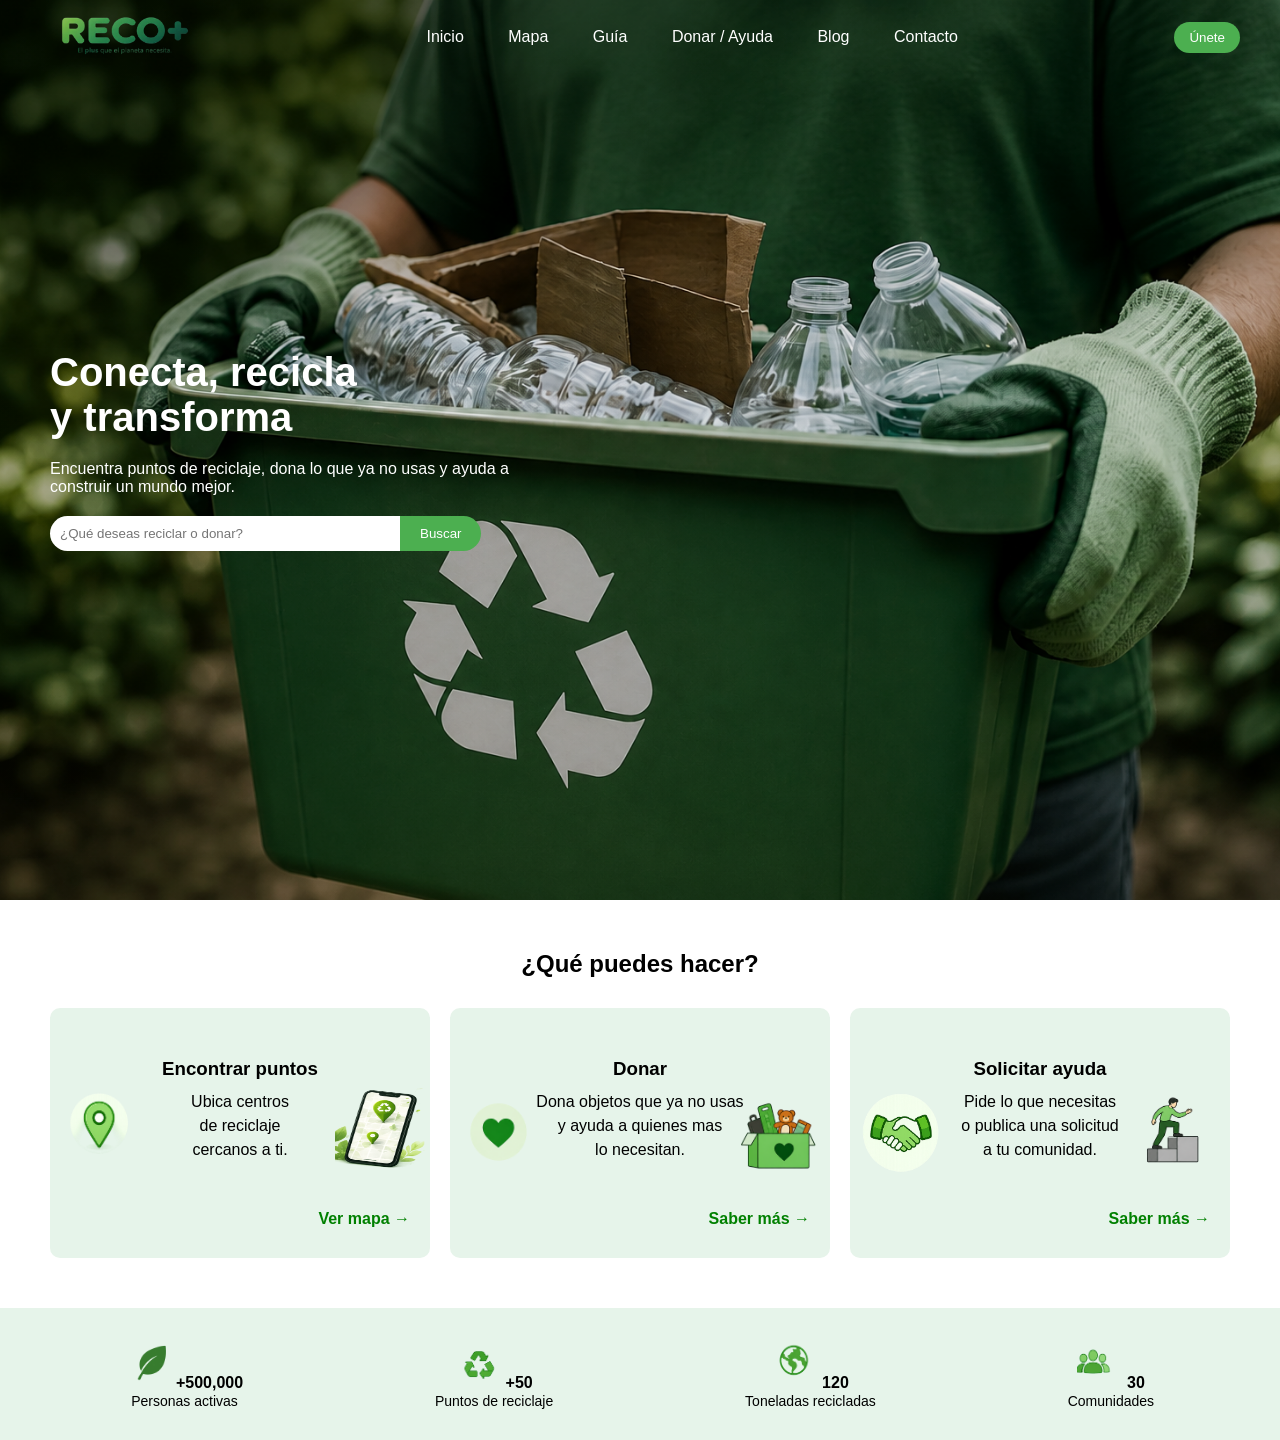
<file: site/index.html>
<!DOCTYPE html>
<html lang="es">
<head>
    <meta charset="UTF-8">
    <meta name="viewport" content="width=device-width, initial-scale=1.0">
    <title>RECO+</title>
    <link rel="stylesheet" href="style.css">
</head>
<body>
<header class="header">
    <div class="logo"><img src="img/logo png nombre.png" alt=""></div>
    <nav>
        <a href="index.html">Inicio</a>
        <a href="mapa.html">Mapa</a>
        <a href="guia.html">Guía</a>
        <a href="donar.html">Donar / Ayuda</a>
        <a href="blog.html">Blog</a>
        <a href="contacto.html">Contacto</a>
    </nav>
    <button class="btn">Únete</button>
</header>
<section class="hero">
    <div class="hero-content">
        <h1>Conecta, recicla<br>y transforma</h1>
        <p>Encuentra puntos de reciclaje, dona lo que ya no usas y ayuda a construir un mundo mejor.</p>
        
        <div class="search">
            <input type="text" placeholder="¿Qué deseas reciclar o donar?">
            <button>Buscar</button>
        </div>
    </div>
</section>
<section class="acciones">
    <h2>¿Qué puedes hacer?</h2>

    <div class="cards">
        <div class="card card1">
            <h3>Encontrar puntos</h3>
            <div class="cajita">
                <img src="img/ubicacion v2.png" alt="ubicacion" class="ubicacion"> <img src="img/celular con ubicacion.png" alt="mapa" class="mapa">
            </div>
            <p>Ubica centros <br> de reciclaje <br> cercanos a ti.</p>  
            <a href="#">Ver mapa →</a>
        </div>

        <div class="card card2">
            <h3>Donar</h3>
            <img src="img/corazon.png" alt="corazon" class="corazon"> <img src="img/caja.png" alt="caja de juguete" class="caja_de_juguetes">
            <p>Dona objetos que ya no usas <br> y ayuda a quienes  mas <br> lo necesitan.</p>
            <a href="#">Saber más →</a>
        </div>

        <div class="card card3">
            <h3>Solicitar ayuda</h3>
            <img src="img/manos v2.png" alt="manos" class="manos"> <img src="img/escalones.png" alt="escalones" class="escalones">
            <p>Pide lo que necesitas <br>o publica una solicitud<br> a tu comunidad.</p>
            <a href="#">Saber más →</a>
        </div>
    </div>
</section>
<section class="stats">
    <div><img src="img/hoja.png" alt="hoja">+500,000<br><span>Personas activas</span></div>
    <div><img src="img/reciclaje.png" alt="reciclaje" class="reciclaje">+50<br><span>Puntos de reciclaje</span></div>
    <div><img src="img/mundo.png" alt="mundo" class="mundo">120<br><span>Toneladas recicladas</span></div>
    <div><img src="img/personas.png" alt="personas" class="personas">30<br><span>Comunidades</span></div>
</section>
</body>
</html>
</file>
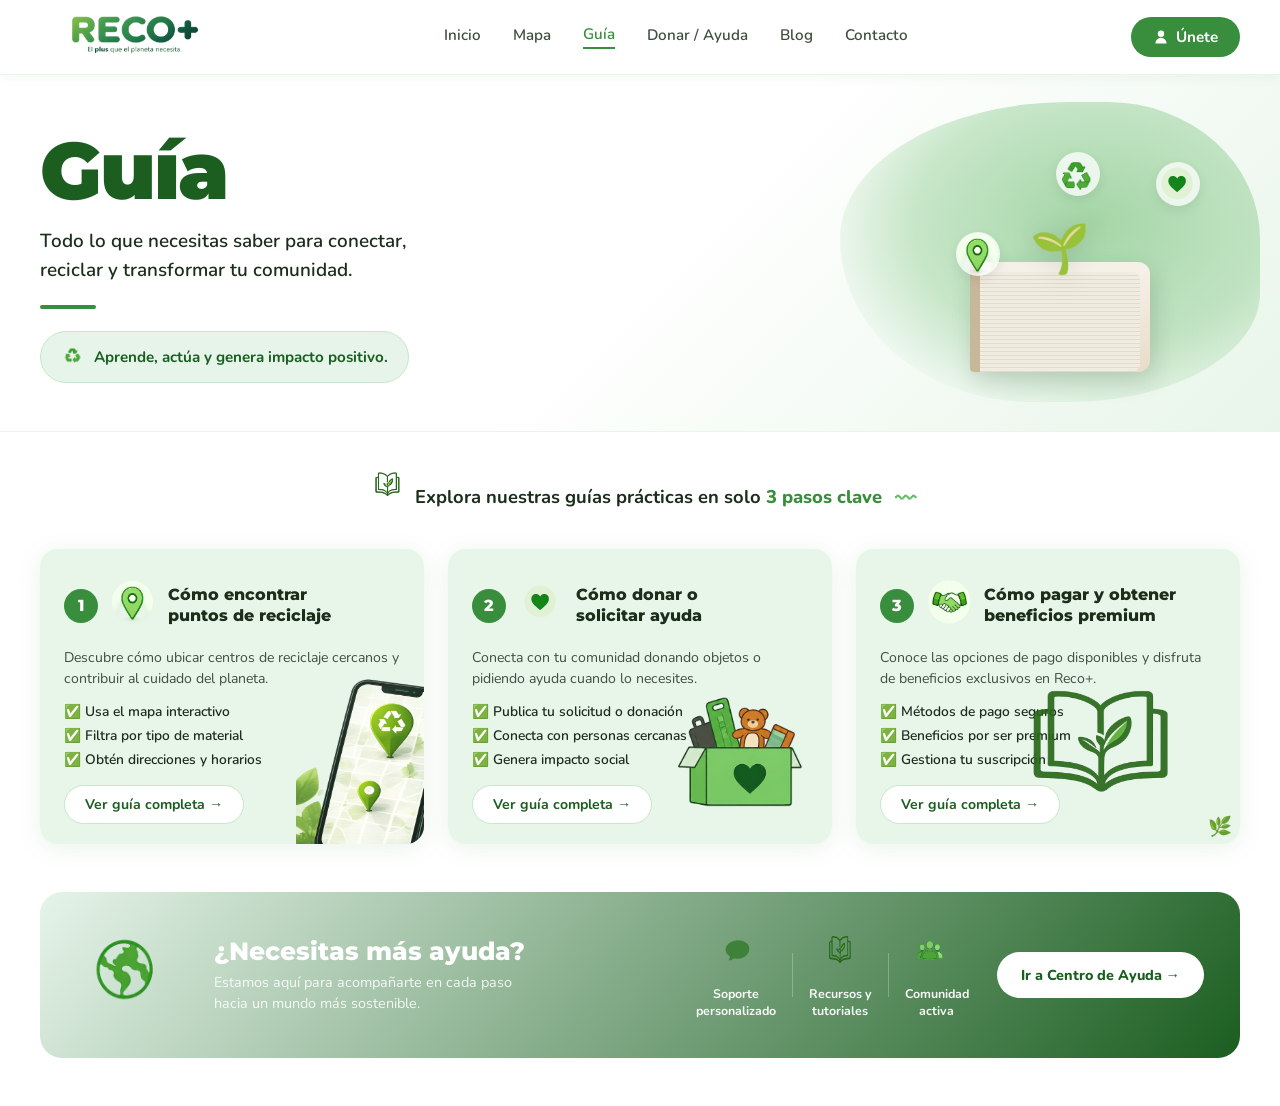
<file: site/guia.html>
<!DOCTYPE html>
<html lang="es">
<head>
  <meta charset="UTF-8" />
  <meta name="viewport" content="width=device-width, initial-scale=1.0" />
  <title>RECO+ | Guía</title>
  <link rel="stylesheet" href="paginaguia style.css" />
  <link href="https://fonts.googleapis.com/css2?family=Nunito:wght@400;600;700;800;900&family=Montserrat:wght@400;600;700;800&display=swap" rel="stylesheet" />
</head>
<body>

  <!-- ========== NAVBAR ========== -->
  <header class="navbar">
    <div class="navbar__logo">
      <div class="logo-icon">
        <!----
        <svg viewBox="0 0 40 40" fill="none" xmlns="http://www.w3.org/2000/svg" width="38" height="38">
          <circle cx="20" cy="20" r="19" stroke="#2e7d32" stroke-width="2"/>
          <path d="M20 8 C14 8 10 13 12 18 L16 18 L13 23 L20 23 L17 18 L21 18 C23 14 21 10 20 8Z" fill="#2e7d32"/>
          <path d="M26 14 C30 17 30 23 26 26 L24 22 L22 28 L28 28 L26 24 C31 21 31 15 26 14Z" fill="#2e7d32"/>
          <path d="M14 26 C10 23 10 17 14 14 L16 18 L18 12 L12 12 L14 16 C9 19 9 25 14 26Z" fill="#2e7d32"/>
        </svg>
      -->
      </div>
      <div class="logo-text">
        <span class="logo-name"><img src="img/logo png nombre.png" alt="logo"><span class="logo-plus"></span></span>
        <span class="logo-tagline"></span>
      </div>
    </div>

    <nav class="navbar__links">
      <a href="index.html">Inicio</a>
      <a href="mapa.html">Mapa</a>
      <a href="guia.html" class="active">Guía</a>
      <a href="donar.html">Donar / Ayuda</a>
      <a href="blog.html">Blog</a>
      <a href="contacto.html">Contacto</a>
    </nav>

    <button class="navbar__cta">
      <svg viewBox="0 0 20 20" fill="currentColor" width="16" height="16"><path d="M10 10a4 4 0 100-8 4 4 0 000 8zm-7 8a7 7 0 1114 0H3z"/></svg>
      Únete
    </button>
  </header>

  <!-- ========== HERO ========== -->
  <section class="hero">
    <div class="hero__content">
      <h1 class="hero__title">Guía</h1>
      <p class="hero__subtitle">
        Todo lo que necesitas saber para conectar,<br>
        reciclar y transformar tu comunidad.
      </p>
      <div class="hero__divider"></div>
      <div class="hero__badge">
        <span class="badge-leaf"><img src="img/reciclaje.png" alt="reciclaje"></span>
        Aprende, actúa y genera impacto positivo.
      </div>
    </div>
    <div class="hero__illustration">
      <!-- Decorative green blob + floating icons -->
      <div class="hero__blob"></div>
      <div class="hero__float-icons">
        <span class="float-icon fi--recycle"><img src="img/reciclaje.png" alt="reciclaje"></span>
        <span class="float-icon fi--pin"><img src="img/ubicacion v2.png" alt="ubicación"></span>
        <span class="float-icon fi--heart"><img src="img/corazon.png" alt="corazón"></span>
      </div>
      <div class="hero__book">
        <div class="book-cover"></div>
        <div class="book-pages"></div>
        <div class="book-plant">🌱</div>
      </div>
    </div>
  </section>

  <!-- ========== STEPS INTRO ========== -->
  <section class="steps-intro">
    <p class="steps-intro__text">
      <img src="img/librito con hoja.png" alt="librito con hoja"> <strong>Explora nuestras guías prácticas en solo <span class="highlight">3 pasos clave</span></strong>
      <span class="steps-intro__wave">〰</span>
    </p>
  </section>

  <!-- ========== GUIDE CARDS ========== -->
  <section class="cards">

    <!-- Card 1 -->
    <article class="card">
      <div class="card__header">
        <span class="card__number">1</span>
        <span class="card__icon"><img src="img/ubicacion v2.png" alt="ubicación"></span>
        <h2 class="card__title">Cómo encontrar<br>puntos de reciclaje</h2>
      </div>
      <p class="card__desc">
        Descubre cómo ubicar centros de reciclaje cercanos y contribuir al cuidado del planeta.
      </p>
      <ul class="card__list">
        <li>✅ Usa el mapa interactivo</li>
        <li>✅ Filtra por tipo de material</li>
        <li>✅ Obtén direcciones y horarios</li>
      </ul>
      <a href="mapa.html" class="card__link">Ver guía completa →</a>
      <div class="card__illustration card__illustration--phone">
        <div class="phone-mockup">
          <div class="phone-screen"><img src="img/celular con ubicacion.png" alt="ubicación"></div>
        </div>
        <div class="card__deco-leaf"></div>
      </div>
    </article>

    <!-- Card 2 -->
    <article class="card">
      <div class="card__header">
        <span class="card__number">2</span>
        <span class="card__icon"><img src="img/corazon.png" alt="corazon"></span>
        <h2 class="card__title">Cómo donar o<br>solicitar ayuda</h2>
      </div>
      <p class="card__desc">
        Conecta con tu comunidad donando objetos o pidiendo ayuda cuando lo necesites.
      </p>
      <ul class="card__list">
        <li>✅ Publica tu solicitud o donación</li>
        <li>✅ Conecta con personas cercanas</li>
        <li>✅ Genera impacto social</li>
      </ul>
      <a href="guia-donar.html" class="card__link">Ver guía completa →</a>
      <div class="card__illustration card__illustration--box">
        <div class="donation-box"><img src="img/caja.png" alt="caja"></div>
        <div class="card__deco-leaf"></div>
      </div>
    </article>

    <!-- Card 3 -->
    <article class="card">
      <div class="card__header">
        <span class="card__number">3</span>
        <span class="card__icon"><img src="img/manos v2.png" alt="manos"></span>
        <h2 class="card__title">Cómo pagar y obtener<br>beneficios premium</h2>
      </div>
      <p class="card__desc">
        Conoce las opciones de pago disponibles y disfruta de beneficios exclusivos en Reco+.
      </p>
      <ul class="card__list">
        <li>✅ Métodos de pago seguros</li>
        <li>✅ Beneficios por ser premium</li>
        <li>✅ Gestiona tu suscripción</li>
      </ul>
      <a href="#" class="card__link">Ver guía completa →</a>
      <div class="card__illustration card__illustration--card">
        <span class="credit-card"><img src="img/librito con hoja.png" alt="tarjeta de crédito"></span>
        <div class="card__deco-leaf">🌿</div>
      </div>
    </article>

  </section>

  <!-- ========== HELP BANNER ========== -->
  <section class="help-banner">
    <div class="help-banner__globe"><img src="img/mundo.png" alt="planeta"></div>
    <div class="help-banner__text">
      <h3 class="help-banner__title">¿Necesitas más ayuda?</h3>
      <p class="help-banner__subtitle">
        Estamos aquí para acompañarte en cada paso<br>hacia un mundo más sostenible.
      </p>
    </div>
    <div class="help-banner__features">
      <div class="help-feature">
        <span class="help-feature__icon"><img src="img/mensaje.png" alt="mensaje"></span>
        <span class="help-feature__label">Soporte<br>personalizado</span>
      </div>
      <div class="help-feature__divider"></div>
      <div class="help-feature">
        <span class="help-feature__icon"><img src="img/librito con hoja.png" alt="recursos"></span>
        <span class="help-feature__label">Recursos y<br>tutoriales</span>
      </div>
      <div class="help-feature__divider"></div>
      <div class="help-feature">
        <span class="help-feature__icon"><img src="img/personas.png" alt="personas"></span>
        <span class="help-feature__label">Comunidad<br>activa</span>
      </div>
    </div>
    <a href="#" class="help-banner__cta">Ir a Centro de Ayuda →</a>
  </section>

</body>
</html>
</file>
<file: site/style.css>
* {
    margin: 0;
    padding: 0;
    box-sizing: border-box;
    font-family: Arial, sans-serif;
}


.header {
    display: flex;
    justify-content: space-between;
    align-items: center;
    padding: 15px 40px;
    background: transparent;
    color: white;
    position: absolute;
    top: 0;
    left: 0;
    right: 0;
}

.header nav a {
    margin: 0 10px;
    color: white;
    text-decoration: none;
    margin: 20px;
    padding-bottom: 5px;
    transition: 0.3s;
}

.btn {
    background: #4CAF50;
    border: none;
    padding: 8px 15px;
    border-radius: 20px;
    color: white;
    cursor: pointer;
}


.hero {
    height: 100vh;
    background: linear-gradient(rgba(0,0,0,0.10), rgba(0,0,0,0.10)),
                url('img/imagen\ del\ fondo.png') center/cover;
    display: flex;
    align-items: center;
    padding: 50px;
    color: white;
}

.hero-content {
    max-width: 500px;
}

.hero h1 {
    font-size: 40px;
    margin-bottom: 20px;
}

.hero p {
    margin-bottom: 20px;
}

.search {
    display: flex;
}

.search input {
    padding: 10px;
    border: none;
    width: 70%;
    border-radius: 20px 0 0 20px;
}

.search button {
    padding: 10px 20px;
    border: none;
    background: #4CAF50;
    color: white;
    border-radius: 0 20px 20px 0;
}


.acciones {
    padding: 50px;
    text-align: center;
}

.cards {
    display: flex;
    justify-content: center;
    gap: 20px;
    margin-top: 30px;
    align-items: ri;
}

.card {
    background: #e6f4ea;
    padding: 50px;
    border-radius: 10px;
    width: 500px;
    height: 250px;
    text-align: center;
}

.card a {
    color: green;
    text-decoration: none;
}


.stats {
    display: flex;
    justify-content: space-around;
    padding: 30px;
    background: #e6f4ea;
    text-align: center;
    font-weight: bold;
}

.stats span {
    font-weight: normal;
    font-size: 14px;
}
nav a:hover {
    color: limegreen;
    border-bottom: 2px solid limegreen;
}
.logo img {
    width: 170px;
    height: 40px;
}


.card1 {
    position: relative;
    text-align: center;
}

.card1 h3 {
    margin-bottom: 10px;
    text-align: center;
}

.card1 p {
    line-height: 1.5;
    margin-bottom: 20px;
    text-align: center;
}

.ubicacion {
    width: 70px;
    height: 70px;
    position: absolute;
    left: 15px;
    top: 80px;
}

.escalones {
    width: 85px;
    height: 85px;
    position: absolute;
    right: 15px;
    top: 80px;
}

.card1 a {
    position: absolute;
    right: 20px;
    bottom: 30px;
    color: green;
    text-decoration: none;
    font-weight: bold;
}

.card2 {
    position: relative;
    text-align: center;
}

.card2 h3 {
    margin-bottom: 10px;
    text-align: center;
}

.card2 p {
    line-height: 1.5;
    margin-bottom: 20px;
    text-align: center;
}

.corazon {
    width: 90px;
    height: 90px;
    position: absolute;
    left: 5px;
    top: 80px;
}

.caja_de_juguetes {
     width: 90px;
    height: 90px;
    position: absolute;
    right: 5px;
    top: 80px;
}

.mapa {
    width: 90px;
    height: 90px;
    position: absolute;
    right: 5px;
    top: 80px;
}

.card2 a {
    position: absolute;
    right: 20px;
    bottom: 30px;
    color: green;
    text-decoration: none;
    font-weight: bold;
}

.card3 {
    position: relative;
    text-align: center;
}

.card3 h3 {
    margin-bottom: 10px;
    text-align: center;
}

.card3 p {
    line-height: 1.5;
    margin-bottom: 20px;
    text-align: center;
}

.manos {
    width: 90px;
    height: 90px;
    position: absolute;
    left: 5px;
    top: 80px;
}

.card3 a {
    position: absolute;
    right: 20px;
    bottom: 30px;
    color: green;
    text-decoration: none;
    font-weight: bold;
}

.stats img{
    width: 50px;
    height: 50px;
    left: 5px;
    bottom: 5px;
}
</file>
<file: site/paginaguia style.css>
:root {
  --green-dark:   #1b5e20;
  --green-mid:    #2e7d32;
  --green-main:   #388e3c;
  --green-light:  #66bb6a;
  --green-pale:   #e8f5e9;
  --green-hero:   #c8e6c9;
  --white:        #ffffff;
  --text-dark:    #1a2e1a;
  --text-body:    #3d4f3d;
  --text-muted:   #6a7c6a;
  --shadow-card:  0 4px 24px rgba(56, 142, 60, 0.10);
  --radius-card:  18px;
  --radius-btn:   50px;
  --font-display: 'Montserrat', sans-serif;
  --font-body:    'Nunito', sans-serif;
}
*, *::before, *::after { box-sizing: border-box; margin: 0; padding: 0; }
body {
  font-family: var(--font-body);
  color: var(--text-body);
  background: var(--white);
  min-height: 100vh;
}
a { text-decoration: none; color: inherit; }
   
.navbar {
  display: flex;
  align-items: center;
  justify-content: space-between;
  padding: 14px 40px;
  background:transparent;
  border-bottom: 1px solid #e8f5e9;
  position: sticky;
  top: 0;
  z-index: 100;
  box-shadow: 0 2px 12px rgba(56,142,60,0.06);
}

.navbar__logo {
  display: flex;
  align-items: center;
  gap: 10px;
}
.logo-icon svg { display: block; }
.logo-text {
  display: flex;
  flex-direction: column;
}
.logo-name {
  font-family: var(--font-display);
  font-weight: 800;
  font-size: 1.45rem;
  color: var(--green-dark);
  letter-spacing: -0.5px;
  line-height: 1.1;
}
.logo-plus { color: var(--green-light); }
.logo-tagline {
  font-size: 0.68rem;
  color: var(--text-muted);
  font-weight: 600;
  letter-spacing: 0.02em;
}

.navbar__links {
  display: flex;
  gap: 32px;
  align-items: center;
}
.navbar__links a {
  font-family: var(--font-body);
  font-weight: 600;
  font-size: 0.95rem;
  color: var(--text-body);
  transition: color 0.2s;
  padding-bottom: 3px;
}
.navbar__links a:hover { color: var(--green-main); }
.navbar__links a.active {
  color: var(--green-main);
  border-bottom: 2.5px solid var(--green-main);
}

.navbar__cta {
  display: flex;
  align-items: center;
  gap: 7px;
  background: var(--green-main);
  color: var(--white);
  border: none;
  padding: 10px 22px;
  border-radius: var(--radius-btn);
  font-family: var(--font-body);
  font-weight: 700;
  font-size: 0.95rem;
  cursor: pointer;
  transition: background 0.2s, transform 0.15s;
}
.navbar__cta:hover {
  background: var(--green-dark);
  transform: translateY(-1px);
}

.hero {
  display: flex;
  align-items: center;
  justify-content: space-between;
  padding: 56px 40px 48px;
  background: linear-gradient(135deg, var(--white) 50%, var(--green-pale) 100%);
  position: relative;
  overflow: hidden;
  min-height: 300px;
}

.hero__content {
  max-width: 480px;
  z-index: 2;
}
.hero__title {
  font-family: var(--font-display);
  font-weight: 900;
  font-size: 5rem;
  color: var(--green-dark);
  line-height: 1;
  letter-spacing: -2px;
  margin-bottom: 16px;
}
.hero__subtitle {
  font-size: 1.18rem;
  font-weight: 600;
  color: var(--text-dark);
  line-height: 1.55;
  margin-bottom: 20px;
}
.hero__divider {
  width: 56px;
  height: 4px;
  background: var(--green-main);
  border-radius: 4px;
  margin-bottom: 22px;
}
.hero__badge {
  display: inline-flex;
  align-items: center;
  gap: 8px;
  background:#e6f4ea;
  border: 1.5px solid var(--green-hero);
  padding: 10px 20px;
  border-radius: var(--radius-btn);
  font-weight: 700;
  font-size: 0.95rem;
  color: var(--green-dark);
  backdrop-filter: blur(4px);
}


.hero__illustration {
  position: relative;
  width: 460px;
  height: 230px;
  flex-shrink: 0;
}
.hero__blob {
  position: absolute;
  right: -20px;
  top: -40px;
  width: 420px;
  height: 300px;
  background: radial-gradient(ellipse at 60% 40%, #a5d6a7 0%, #66bb6a55 50%, transparent 80%);
  border-radius: 60% 40% 50% 50% / 50% 50% 40% 60%;
  z-index: 0;
}
.hero__float-icons {
  position: absolute;
  top: 0; left: 0; right: 0; bottom: 0;
  pointer-events: none;
  z-index: 2;
}
.float-icon {
  position: absolute;
  font-size: 1.6rem;
  animation: floatY 3s ease-in-out infinite;
  background: rgba(255,255,255,0.75);
  border-radius: 50%;
  width: 44px; height: 44px;
  display: flex; align-items: center; justify-content: center;
  box-shadow: 0 4px 12px rgba(0,0,0,0.08);
}
.fi--recycle { top: 10px; right: 140px; animation-delay: 0s; }
.fi--pin     { top: 90px; right: 240px; animation-delay: 0.8s; }
.fi--heart   { top: 20px; right: 40px;  animation-delay: 1.5s; }

.fi--heart img {
  width: 50px;
  height: 50px;
}

.fi--pin img {
  width: 50px;
  height: 50px;
}

.fi--recycle img {
  width: 50px;
  height: 50px;
}
@keyframes floatY {
  0%, 100% { transform: translateY(0); }
  50%       { transform: translateY(-10px); }
}

.hero__book {
  position: absolute;
  bottom: 0;
  right: 80px;
  width: 200px;
  height: 140px;
  z-index: 1;
}
.book-cover {
  position: absolute;
  bottom: 0; left: 50%;
  transform: translateX(-50%);
  width: 180px; height: 110px;
  background: linear-gradient(160deg, #f5f0e8 40%, #e8dcc8 100%);
  border-radius: 4px 12px 12px 4px;
  box-shadow: 4px 8px 24px rgba(0,0,0,0.14);
  border-left: 10px solid #c8b89a;
}
.book-pages {
  position: absolute;
  bottom: 0; left: 50%;
  transform: translateX(-50%);
  width: 160px; height: 100px;
  background: repeating-linear-gradient(
    to bottom,
    #f0ece0 0px, #f0ece0 3px,
    #e0dbd0 3px, #e0dbd0 4px
  );
  border-radius: 0 8px 8px 0;
}
.book-plant {
  position: absolute;
  bottom: 90px;
  left: 50%;
  transform: translateX(-50%);
  font-size: 3rem;
  filter: drop-shadow(0 4px 12px rgba(0,0,0,0.15));
  animation: floatY 4s ease-in-out infinite;
}


.steps-intro {
  text-align: center;
  padding: 36px 20px 8px;
  border-top: 1px solid var(--green-pale);
}
.steps-intro__text {
  font-size: 1.15rem;
  color: var(--text-dark);
  font-weight: 600;
}
.highlight {
  color: var(--green-main);
  font-weight: 800;
}
.steps-intro__wave {
  margin-left: 8px;
  color: var(--green-light);
  font-size: 1.3rem;
  vertical-align: middle;
}

.cards {
  display: grid;
  grid-template-columns: repeat(3, 1fr);
  gap: 24px;
  padding: 28px 40px 48px;
}

.card {
  background: var(--green-pale);
  border-radius: var(--radius-card);
  padding: 28px 24px 20px;
  position: relative;
  overflow: hidden;
  display: flex;
  flex-direction: column;
  gap: 12px;
  box-shadow: var(--shadow-card);
  transition: transform 0.25s, box-shadow 0.25s;
}
.card:hover {
  transform: translateY(-5px);
  box-shadow: 0 12px 36px rgba(56,142,60,0.16);
}

.card__header {
  display: flex;
  align-items: center;
  gap: 10px;
}
.card__number {
  width: 34px; height: 34px;
  border-radius: 50%;
  background: var(--green-main);
  color: var(--white);
  font-family: var(--font-display);
  font-weight: 800;
  font-size: 1rem;
  display: flex; align-items: center; justify-content: center;
  flex-shrink: 0;
}
.card__icon { font-size: 1.4rem; }
.card__title {
  font-family: var(--font-display);
  font-weight: 800;
  font-size: 1rem;
  color: var(--text-dark);
  line-height: 1.3;
}

.card__desc {
  font-size: 0.88rem;
  color: var(--text-body);
  line-height: 1.55;
}

.card__list {
  list-style: none;
  display: flex;
  flex-direction: column;
  gap: 5px;
}
.card__list li {
  font-size: 0.86rem;
  font-weight: 600;
  color: var(--text-dark);
}

.card__link {
  display: inline-block;
  margin-top: 4px;
  background: var(--white);
  color: var(--green-dark);
  font-weight: 700;
  font-size: 0.88rem;
  padding: 9px 20px;
  border-radius: var(--radius-btn);
  border: 1.5px solid #c8e6c9;
  transition: background 0.2s, border-color 0.2s;
  width: fit-content;
}
.card__link:hover {
  background: var(--green-main);
  color: var(--white);
  border-color: var(--green-main);
}


.card__illustration {
  position: absolute;
  bottom: 12px;
  right: 14px;
  opacity: 0.92;
  pointer-events: none;
}
.card__deco-leaf { font-size: 1.2rem; position: absolute; bottom: -8px; right: -6px; }
.phone-mockup {
  width: 54px; height: 88px;
  background: #fff;
  border-radius: 10px;
  border: 2.5px solid #a5d6a7;
  display: flex; align-items: center; justify-content: center;
  font-size: 1.5rem;
  box-shadow: 0 4px 14px rgba(0,0,0,0.10);
}
.donation-box { font-size: 3.5rem; line-height: 1; }
.credit-card  { font-size: 3.5rem; line-height: 1; }


.help-banner {
  display: flex;
  align-items: center;
  gap: 28px;
  margin: 0 40px 48px;
  padding: 28px 36px;
  background: linear-gradient(130deg, #e6f4ea 0%, #1b5e20 100%);
  border-radius: 22px;
  color: var(--white);
  flex-wrap: wrap;
}

.help-banner__globe { font-size: 4rem; flex-shrink: 0; }

.help-banner__text { flex: 1; min-width: 200px; }
.help-banner__title {
  font-family: var(--font-display);
  font-weight: 800;
  font-size: 1.55rem;
  margin-bottom: 6px;
}
.help-banner__subtitle {
  font-size: 0.9rem;
  opacity: 0.88;
  line-height: 1.5;
}

.help-banner__features {
  display: flex;
  align-items: center;
  gap: 16px;
  flex-shrink: 0;
}
.help-feature {
  display: flex;
  flex-direction: column;
  align-items: center;
  gap: 6px;
  text-align: center;
}
.help-feature__icon { font-size: 1.6rem; }
.help-feature__label { font-size: 0.78rem; font-weight: 700; line-height: 1.3; opacity: 0.95; }
.help-feature__divider {
  width: 1px; height: 44px;
  background: rgba(255,255,255,0.25);
  flex-shrink: 0;
}

.help-banner__cta {
  background: var(--white);
  color: var(--green-dark);
  font-family: var(--font-body);
  font-weight: 800;
  font-size: 0.9rem;
  padding: 13px 24px;
  border-radius: var(--radius-btn);
  white-space: nowrap;
  transition: background 0.2s, transform 0.15s;
  flex-shrink: 0;
}
.help-banner__cta:hover {
  background: var(--green-pale);
  transform: translateY(-2px);
}

@media (max-width: 1024px) {
  .cards { grid-template-columns: 1fr 1fr; }
  .hero__illustration { display: none; }
}
@media (max-width: 700px) {
  .navbar { padding: 12px 18px; }
  .navbar__links { display: none; }
  .hero { padding: 36px 18px; }
  .hero__title { font-size: 3.5rem; }
  .cards { grid-template-columns: 1fr; padding: 20px 18px; }
  .help-banner { margin: 0 18px 32px; flex-direction: column; text-align: center; }
  .help-banner__features { justify-content: center; }
}

.badge-leaf img {
    width: 25px;
    height: 25px;
}

.steps-intro__text img {
    width: 45px;
    height: 35px;
}

.logo-name img {
    width: 300px;
    height: auto;
}

.card__icon img {
    width: 50px;
    height: 50px;
}

.donation-box img {
    width: 150px;
    height: 150px;
}

.phone-screen img {
    width: 175px;
    height: 220px;
    right: 150px;
}

.logo-name img {
    width: 170px;
    height: 40px;
}

.credit-card img {
    width: 250px;
    height: 150px;
}

.help-banner__globe img {
    width: 100px;
    height: 100px;
    margin: 5px;
    bottom: 350px;
    display: flex;
}

.help-feature__icon img {
    width: 40px;
    height: 40px;
}
</file>
